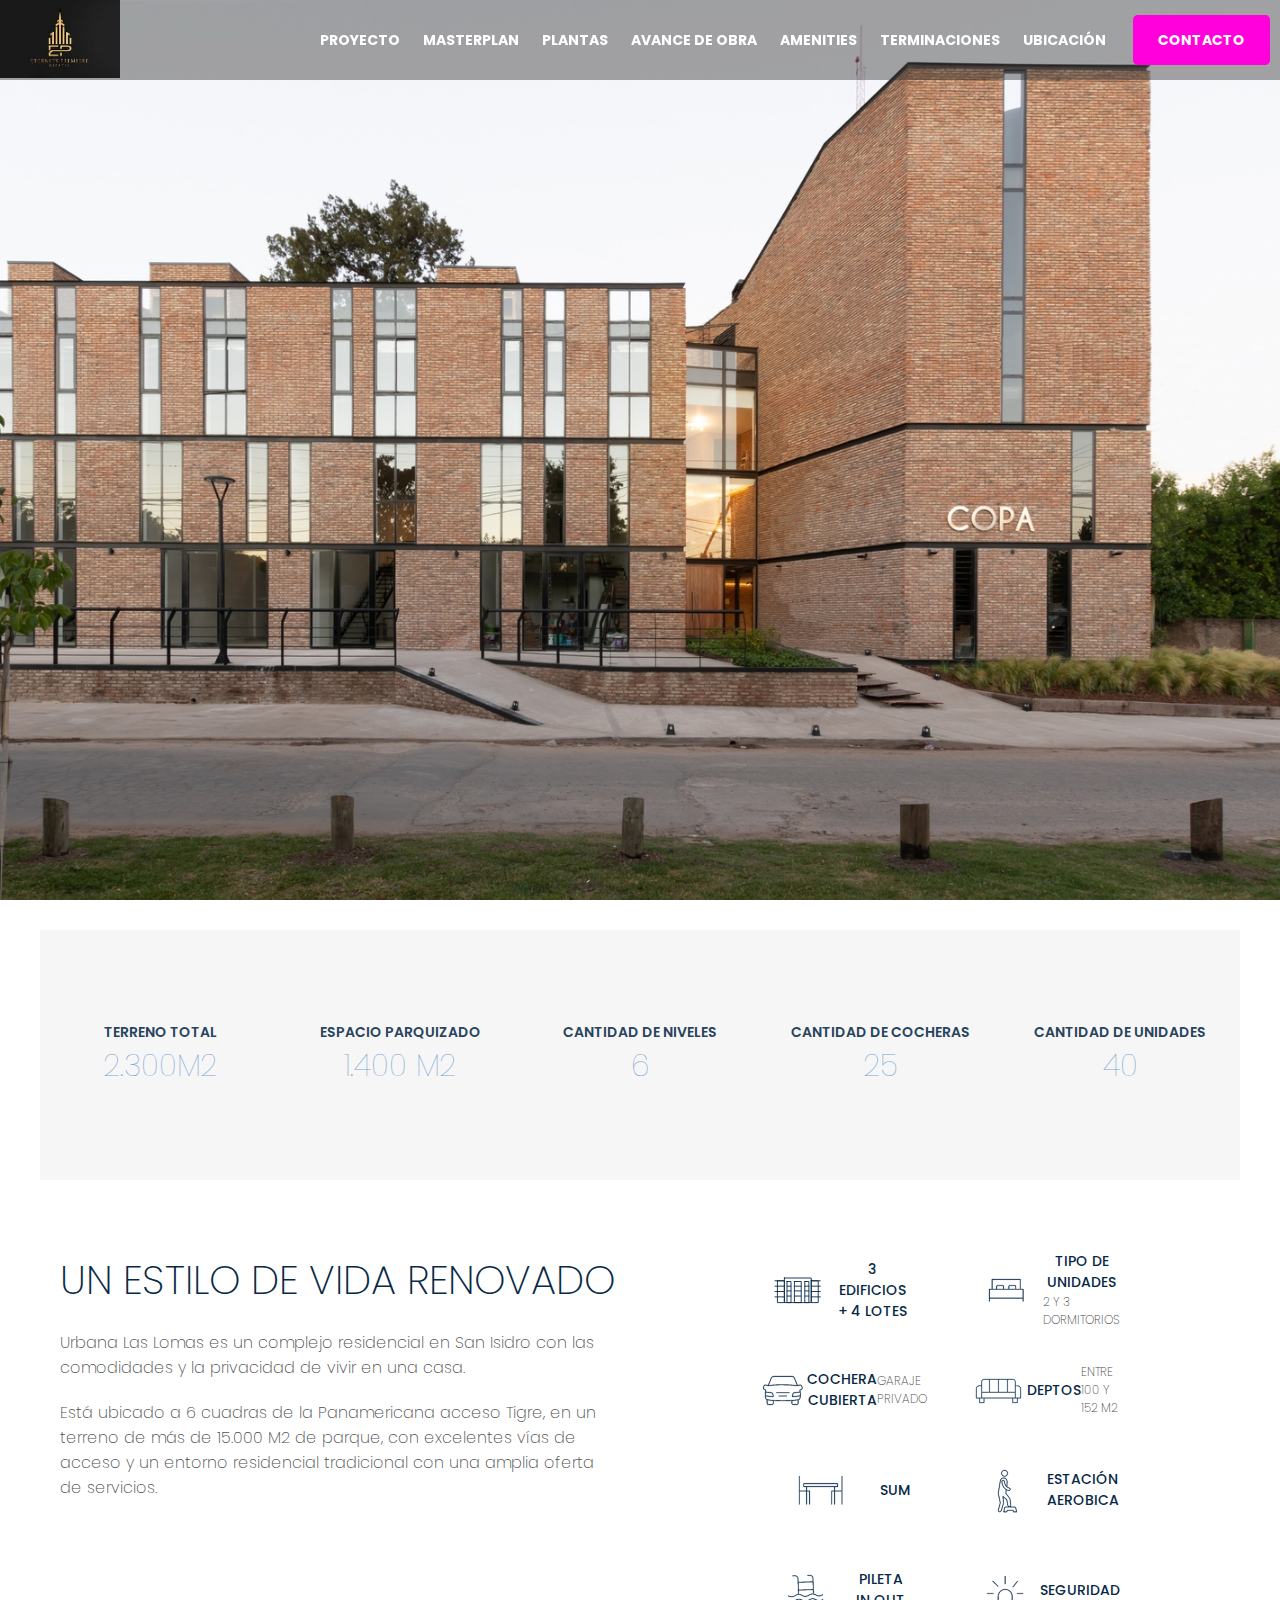
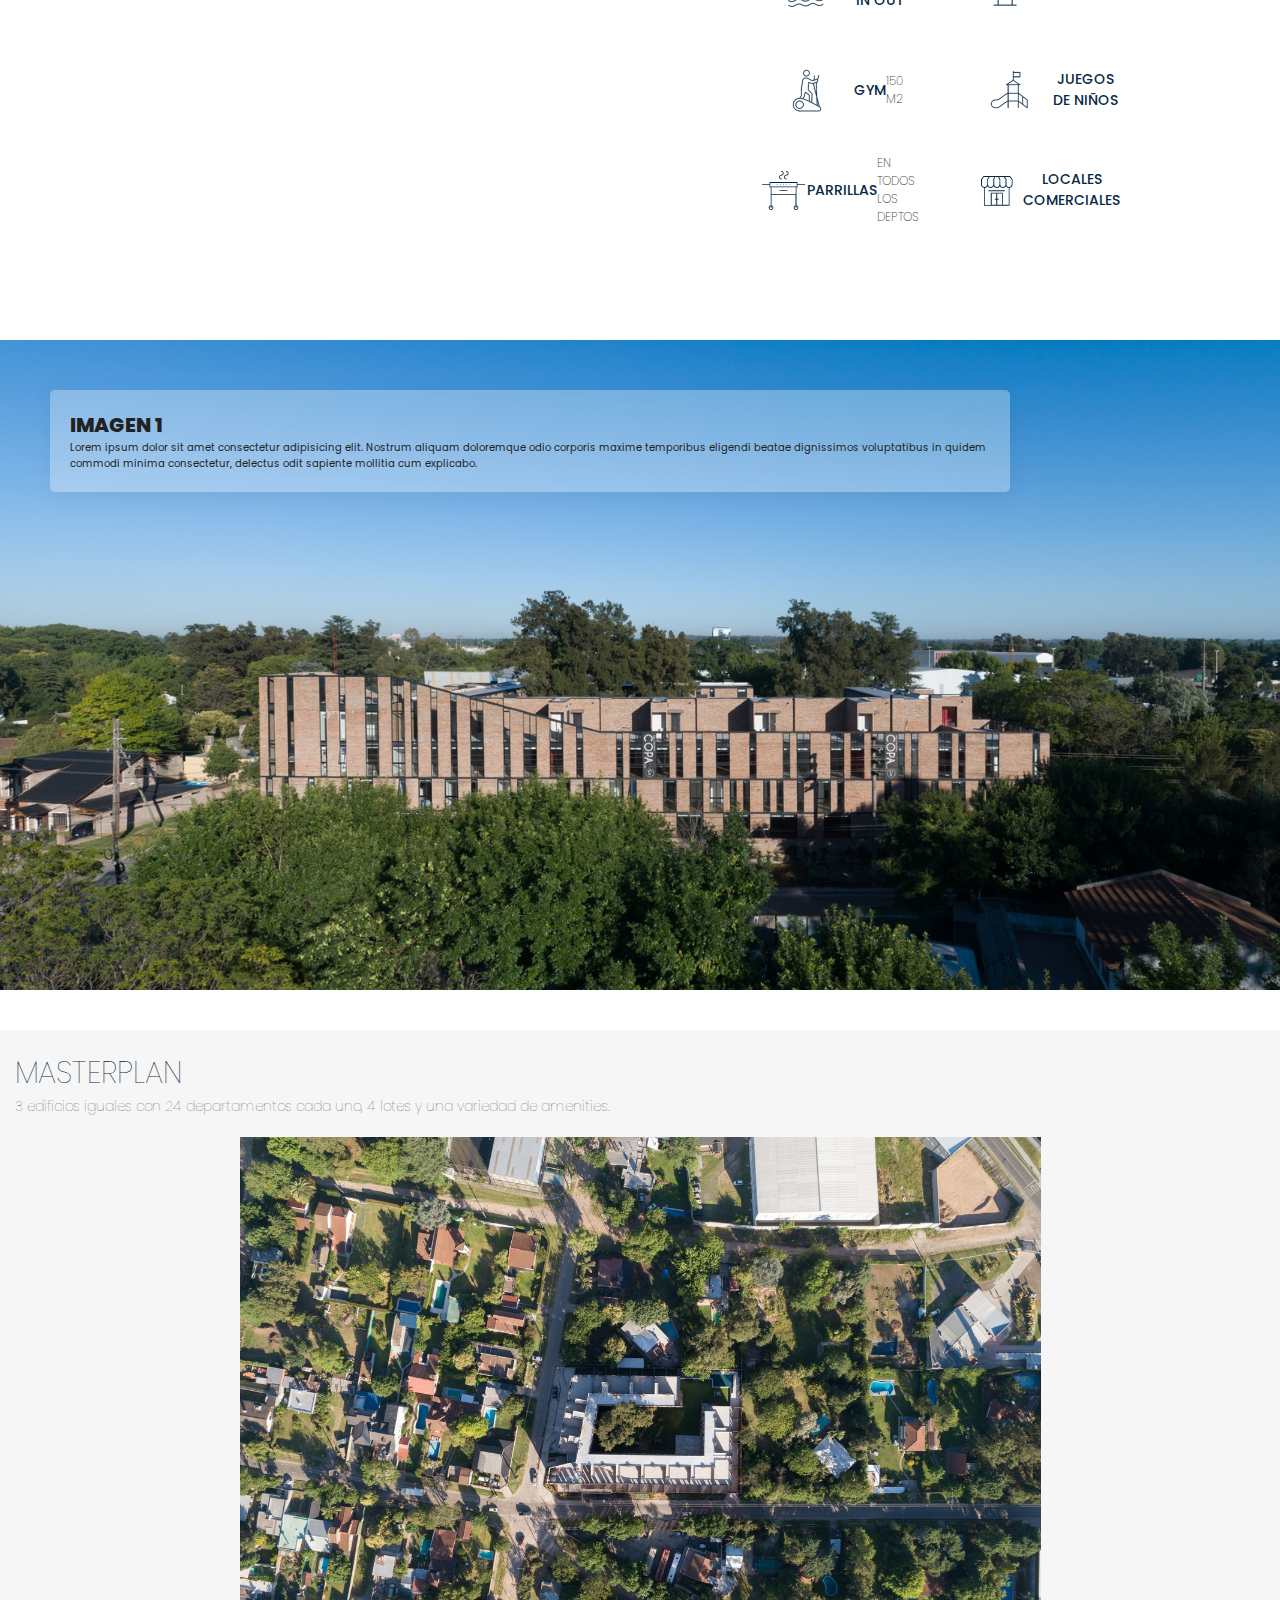
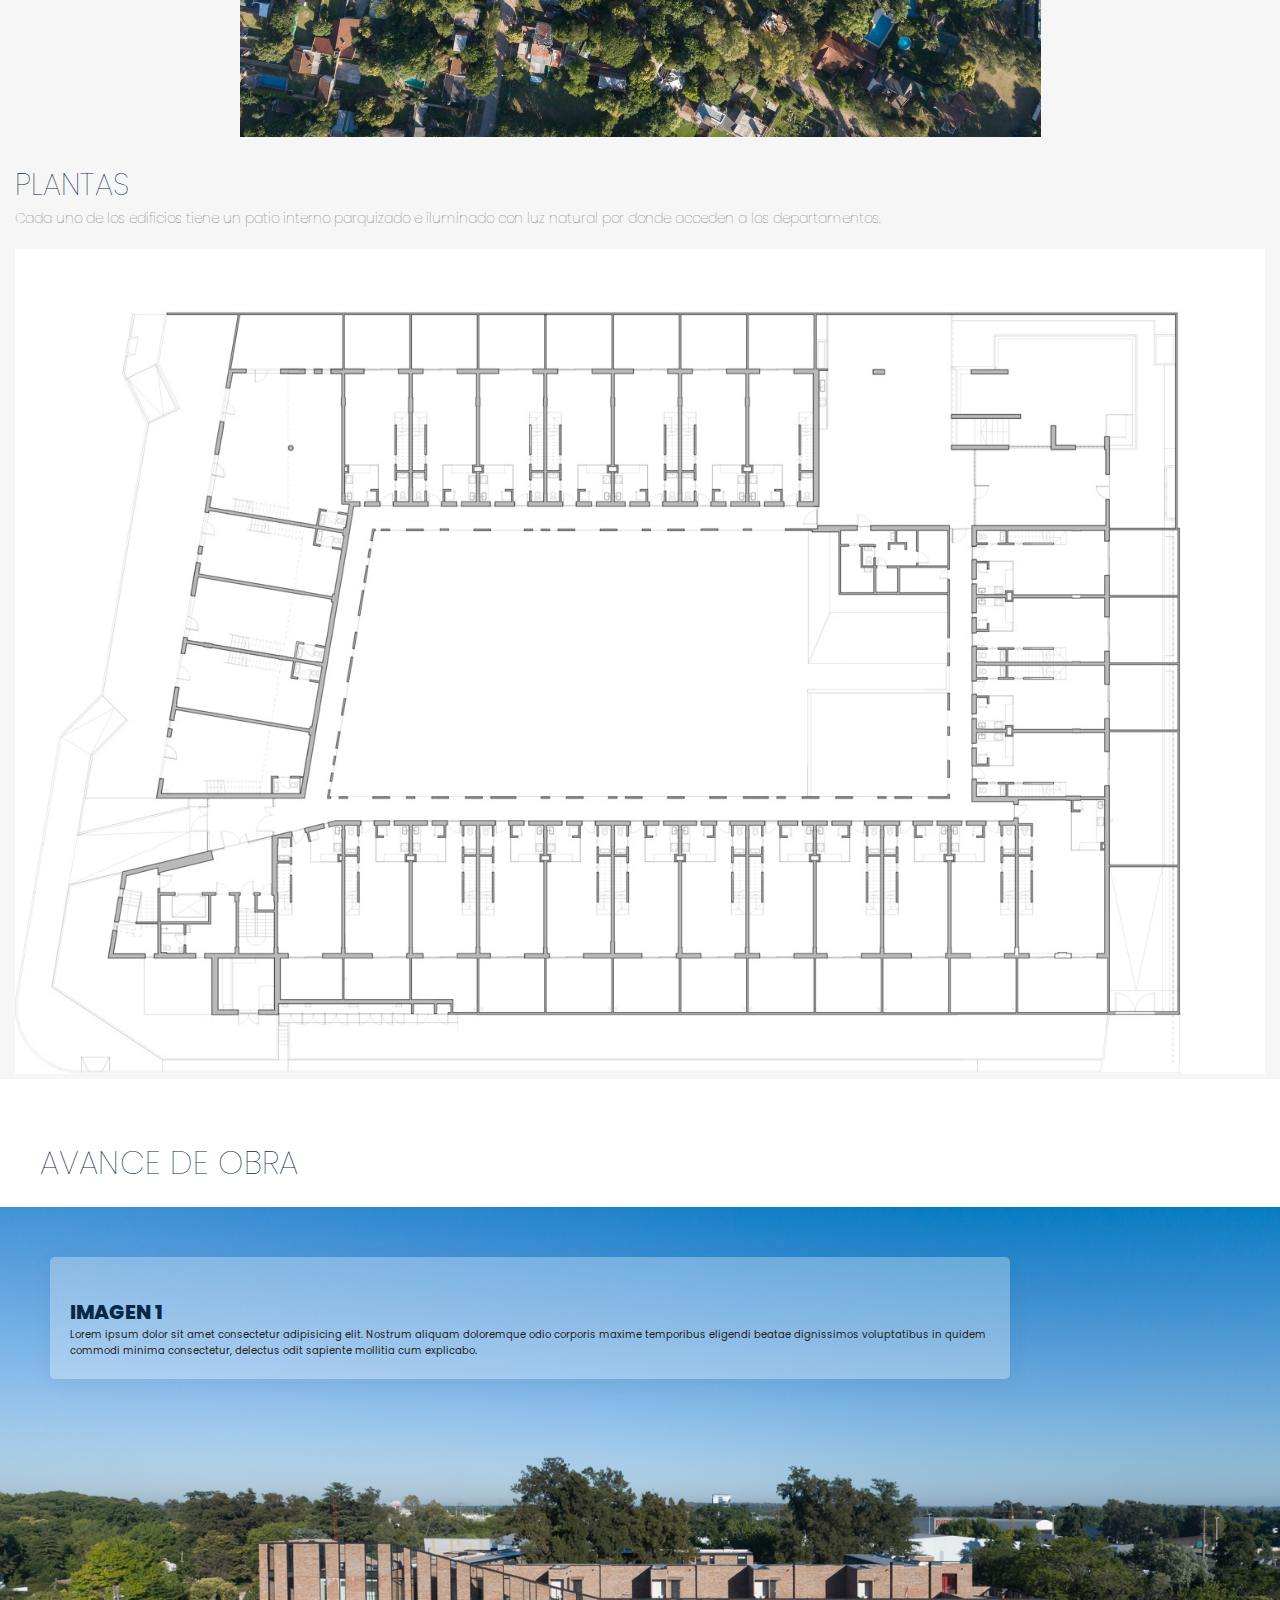
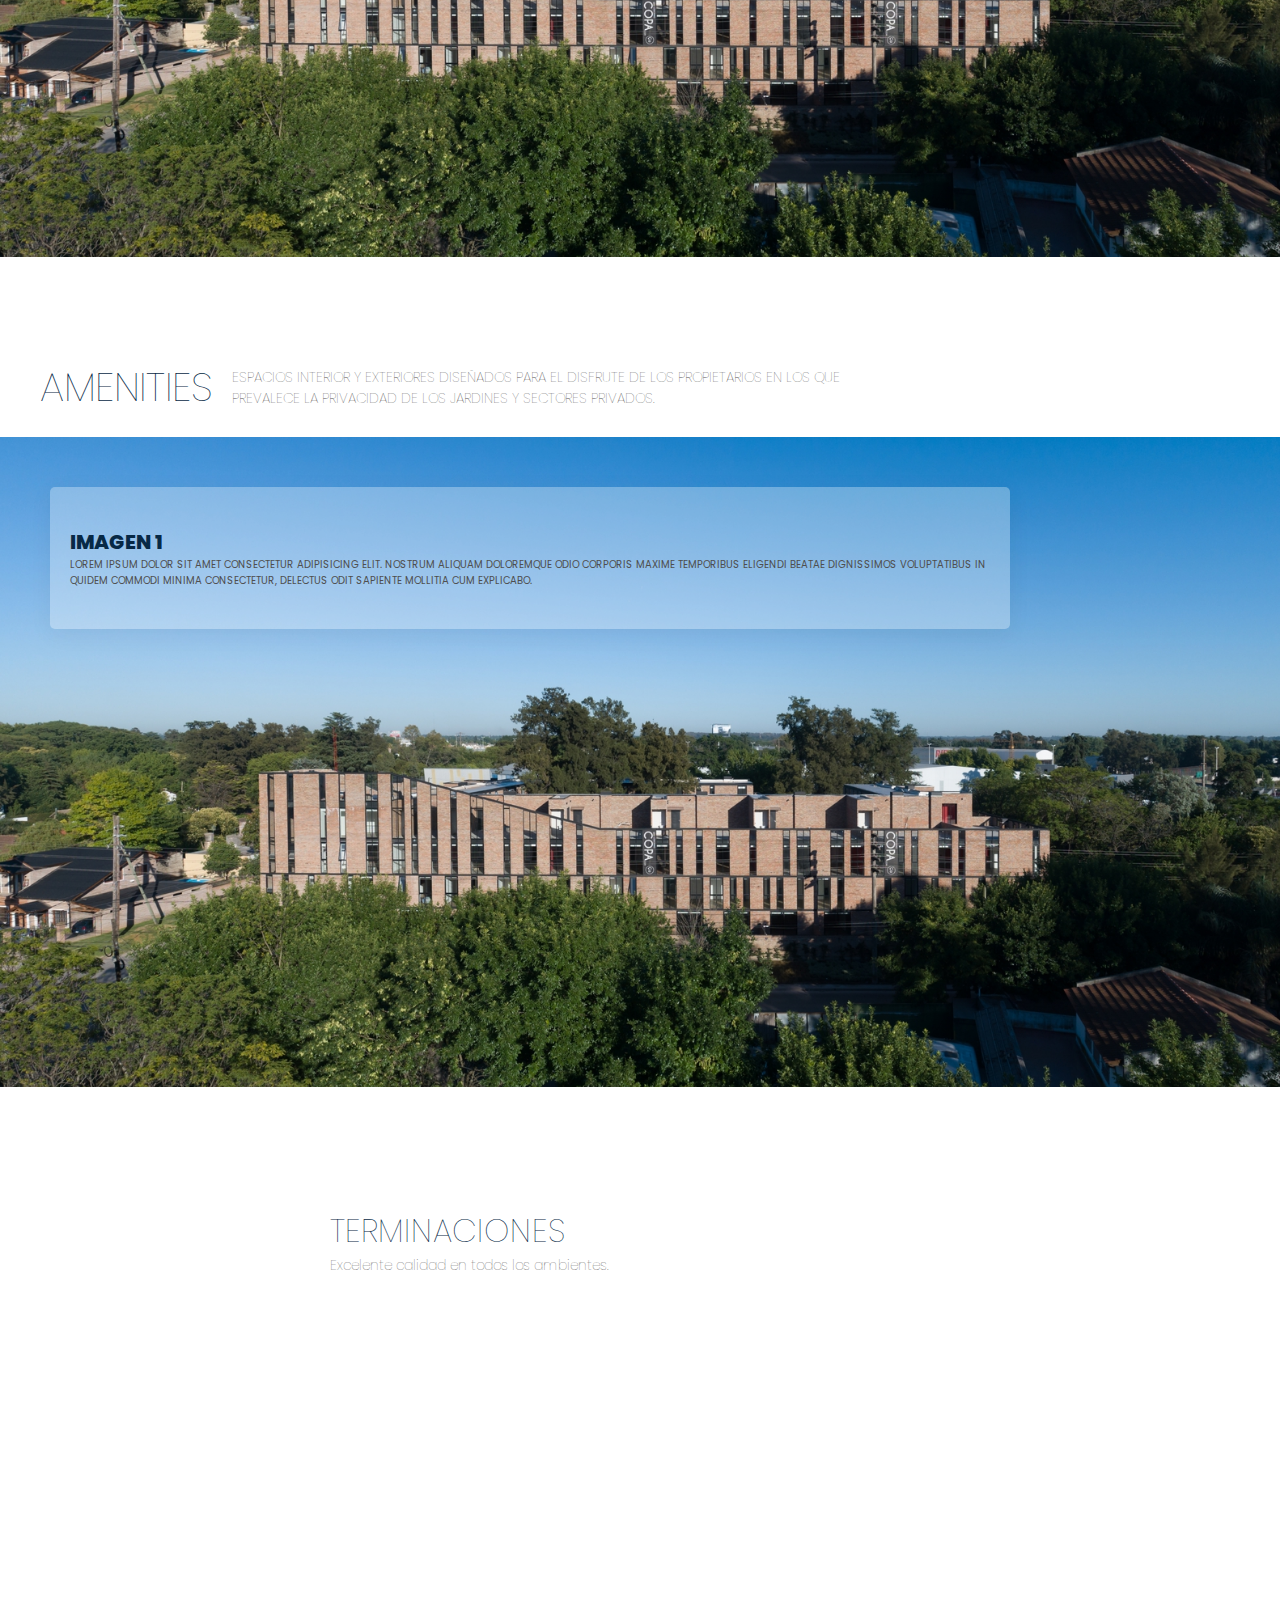
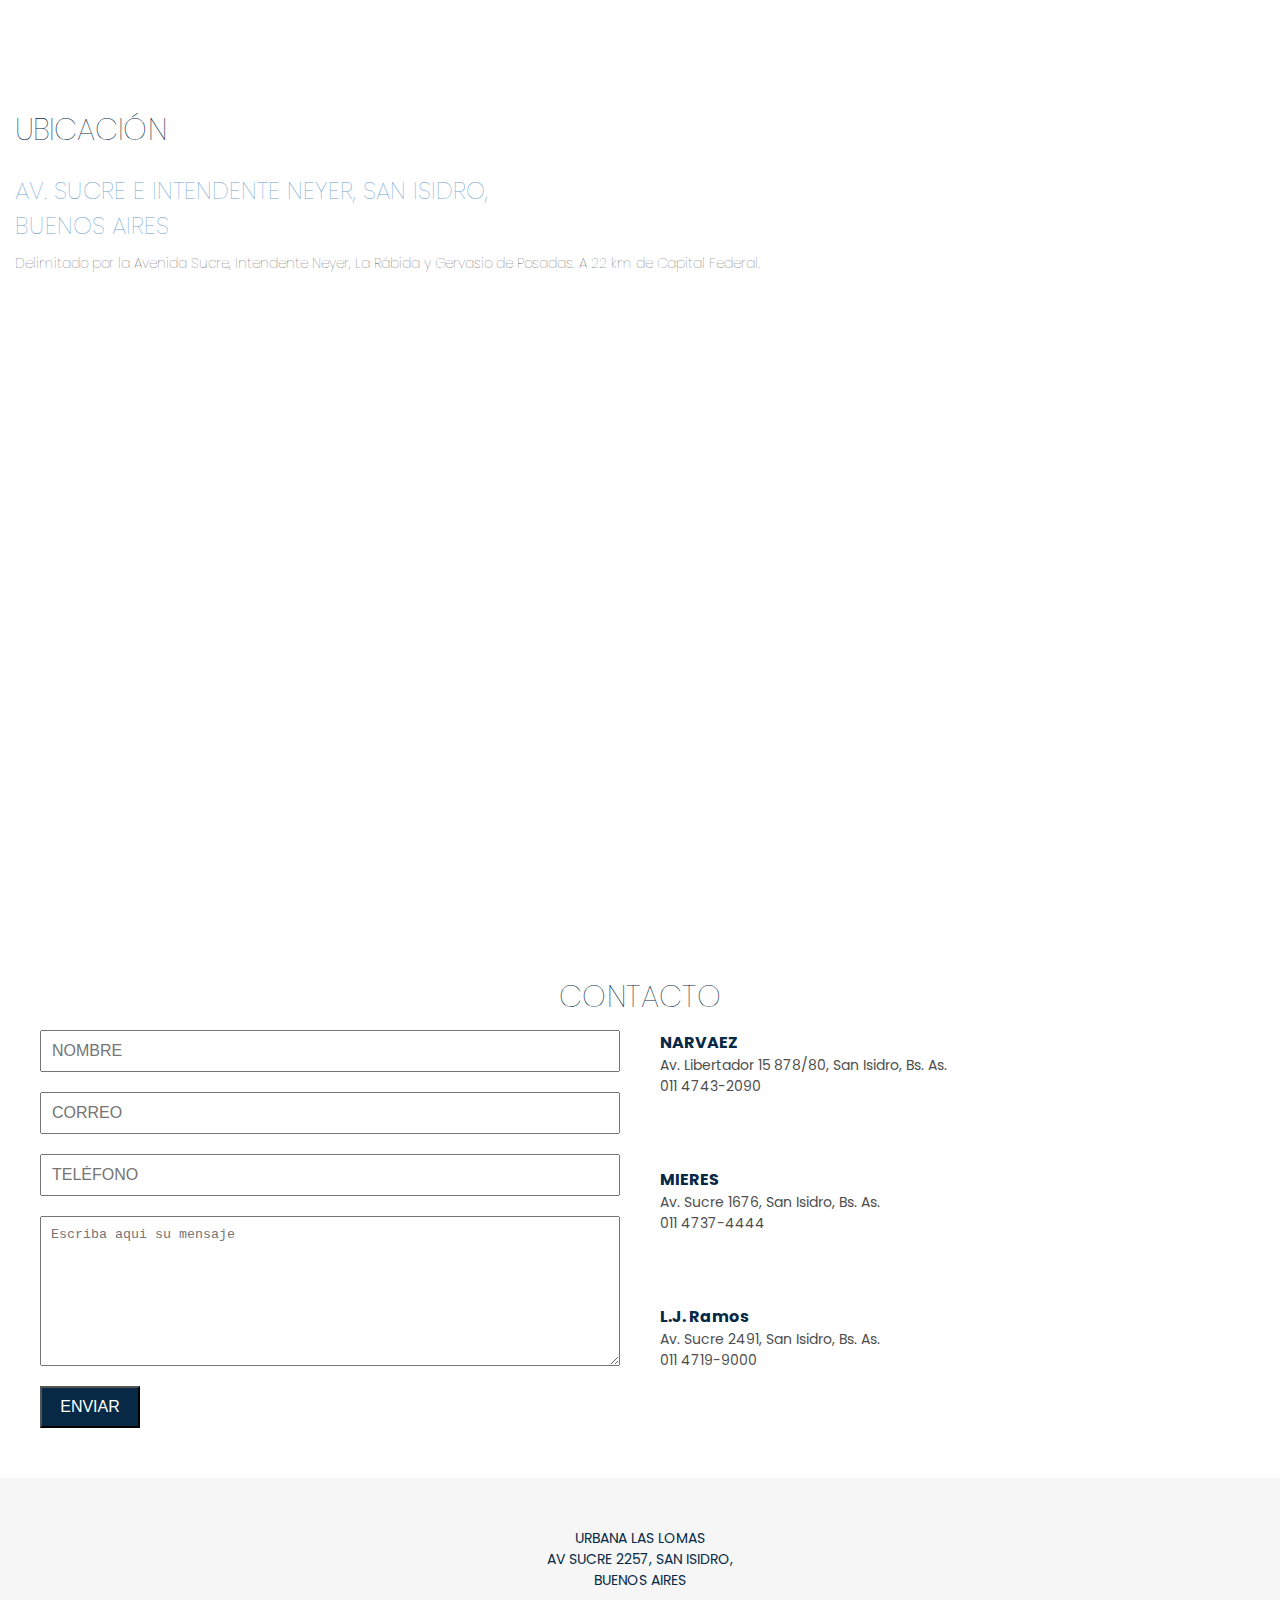
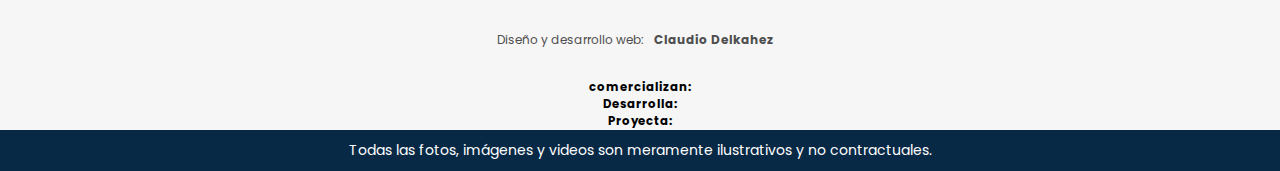
<file: index.html>
<!DOCTYPE html>
<html lang="es">
    <head>
        <meta charset="UTF-8" />
        <meta http-equiv="X-UA-Compatible" content="IE=edge" />
        <meta name="viewport" content="width=device-width, initial-scale=1.0" />
        <title>Desarrollo de Construcción</title>
        <!-- Stylesheet CSS -->
        <link rel="stylesheet" href="./CSS/style.css" />
        <!-- Flechas -->
        <link rel="stylesheet" href="https://cdnjs.cloudflare.com/ajax/libs/font-awesome/5.15.3/css/all.min.css">
        <!-- Google fonts -->
        <link rel="preconnect" href="https://fonts.googleapis.com" />
        <link rel="preconnect" href="https://fonts.gstatic.com" crossorigin />
        <link
            href="https://fonts.googleapis.com/css2?family=Poppins:wght@300;400;700&display=swap"
            rel="stylesheet"
        />

    </head>
      <header>
            <nav id="navbar">
                <div class="logo">
                    <img src="./imagenes/logo.jpeg" alt="logo">
                </div>
                <div class="navegacion">
                <a href="#Proyecto">Proyecto</a>
                <a href="#Masterplan">Masterplan</a>
                <a href="#Plantas">Plantas</a>
                <a href="#Avancedeobra">Avance de obra</a>
                <a href="#Amenities">Amenities</a>
                <a href="#Terminaciones">Terminaciones</a>
                <a href="#Ubicacion">Ubicación</a>
                <a href="#Contacto">Contacto</a>
                </div>
              <!-- Hamburger Menu -->
              <button type="button" class="hamburger" id="menu-btn">
                  <span class="hamburger-top"></span>
                  <span class="hamburger-middle"></span>
                  <span class="hamburger-botton"></span>
              </button>

            </nav>

            <!-- Mobile menu -->
            <div class="mobile-menu hidden" id="menu">
                <ul>
                   <li ><a href="#Proyecto" id="btn-mobile-menu">Proyecto</a></li>
                   <li><a href="#Masterplan" id="btn-mobile-menu1">Masterplan</a></li>
                   <li><a href="#Plantas" id="btn-mobile-menu2">Plantas</a></li>
                   <li><a href="#Avancedeobra" id="btn-mobile-menu3">Avance de obra</a></li>
                   <li><a href="#Amenities" id="btn-mobile-menu4">Amenities</a></li>
                   <li><a href="#Terminaciones" id="btn-mobile-menu5">Terminaciones</a></li>
                   <li><a href="#Ubicacion" id="btn-mobile-menu6">Ubicación</a></li>
                   <li><a href="#Contacto" id="btn-mobile-menu7">Contacto</a></li>
                </ul>
            </div>
            <!-- HERO IMG -->
            <div class="hero" id="Proyecto">
                <img
                    src="./imagenes/22122020-ca-arq-ph-g-viramonte-3110-editar-copy.jpg"
                    alt=""
                />
            </div>
        </header>
    <body>
      
        <!-- DETALLES DEL PROYECTO -->
        <section class="detalles-desarrollo">
            <div class="informacion-desarrollo">
                <h3>Terreno total</h3>
                <p>2.300m2</p>
            </div>
            <div class="informacion-desarrollo">
                <h3>Espacio Parquizado</h3>
                <p>1.400 m2</p>
            </div>
            <div class="informacion-desarrollo">
                <h3>Cantidad de niveles</h3>
                <p>6</p>
            </div>
            <div class="informacion-desarrollo">
                <h3>Cantidad de cocheras</h3>
                <p>25</p>
            </div>
            <div class="informacion-desarrollo">
                <h3>Cantidad de unidades</h3>
                <p>40</p>
            </div>
        </section>
        <!-- MEMORIA DE PROYECTO -->
        <section class="memoria-proyecto">
            <div class="descripcion-proyecto">
                <h2>Un estilo de vida renovado</h2>
                <p>
                    Urbana Las Lomas es un complejo residencial en San Isidro
                    con las comodidades y la privacidad de vivir en una casa.
                </p>
                <p>
                    Está ubicado a 6 cuadras de la Panamericana acceso Tigre, en
                    un terreno de más de 15.000 M2 de parque, con excelentes
                    vías de acceso y un entorno residencial tradicional con una
                    amplia oferta de servicios.
                </p>
            </div>
            <div class="iconos-proyecto">
                <div class="contenedor-iconos">
                    <div class="contenedor-iconos_img">
                        <img src="./imagenes/icon-edificio.png" alt="" />
                    </div>
                    <div class="contenedor-iconos_txt">
                        <h3>3 Edificios + 4 Lotes</h3>
                    </div>
                </div>
                <div class="contenedor-iconos">
                    <div class="contenedor-iconos_img">
                        <img src="./imagenes/icon-bed.png" alt="" />
                    </div>
                    <div class="contenedor-iconos_txt">
                        <h3>tipo de unidades</h3>
                        <p>2 Y 3 DORMITORIOS</p>
                    </div>
                </div>
                <div class="contenedor-iconos">
                    <div class="contenedor-iconos_img">
                        <img src="./imagenes/icon-cpchera.png" alt="" />
                    </div>
                    <h3>cochera cubierta</h3>
                    <p>garaje privado</p>
                </div>
                <div class="contenedor-iconos">
                    <div class="contenedor-iconos_img">
                        <img src="./imagenes/icon-sofa.png" alt="" />
                    </div>
                    <h3>deptos</h3>
                    <p>entre 100 y 152 m2</p>
                </div>
                <div class="contenedor-iconos">
                    <div class="contenedor-iconos_img">
                        <img src="./imagenes/icon-sum.png" alt="" />
                    </div>
                    <h3>sum</h3>
                </div>
                <div class="contenedor-iconos">
                    <div class="contenedor-iconos_img">
                        <img src="./imagenes/icon-aerobic.png" alt="" />
                    </div>
                    <h3>estación aerobica</h3>
                </div>
                <div class="contenedor-iconos">
                    <div class="contenedor-iconos_img">
                        <img src="./imagenes/icon-pileta.png" alt="" />
                    </div>
                    <h3>Pileta in out</h3>
                </div>
                <div class="contenedor-iconos">
                    <div class="contenedor-iconos_img">
                        <img src="./imagenes/icon-seguridad.png" alt="" />
                    </div>
                    <h3>Seguridad</h3>
                </div>
                <div class="contenedor-iconos">
                    <div class="contenedor-iconos_img">
                        <img src="./imagenes/icon-gym.png" alt="" />
                    </div>
                    <h3>gym</h3>
                    <p>150 m2</p>
                </div>
                <div class="contenedor-iconos">
                    <div class="contenedor-iconos_img">
                        <img src="./imagenes/icon-juegos.png" alt="" />
                    </div>
                    <h3>juegos de niños</h3>
                </div>
                <div class="contenedor-iconos">
                    <div class="contenedor-iconos_img">
                        <img src="./imagenes/icon-parrilla.png" alt="" />
                    </div>
                    <h3>Parrillas</h3>
                    <p>en todos los deptos</p>
                </div>
                <div class="contenedor-iconos">
                    <div class="contenedor-iconos_img">
                        <img src="./imagenes/icon-locales.png" alt="" />
                    </div>
                    <h3>locales comerciales</h3>
                </div>
            </div>
        </section>
        <!-- SLIDER FOTOS -->
        <section class="slider-fotos">
            <div class="slider">
                <!-- Slides -->
                <div class="slide active">
                    <img src="./imagenes/img1.jpg" alt="" />
                    <div class="info">
                        <h2>IMAGEN 1</h2>
                        <p>
                            Lorem ipsum dolor sit amet consectetur adipisicing elit.
                            Nostrum aliquam doloremque odio corporis maxime
                            temporibus eligendi beatae dignissimos voluptatibus in
                            quidem commodi minima consectetur, delectus odit
                            sapiente mollitia cum explicabo.
                        </p>
                    </div>
                </div>
                <div class="slide">
                    <img src="./imagenes/img2.jpg" alt="" />
                    <div class="info">
                        <h2>IMAGEN 2</h2>
                        <p>
                            Lorem ipsum dolor sit amet consectetur adipisicing elit.
                            Nostrum aliquam doloremque odio corporis maxime
                            temporibus eligendi beatae dignissimos voluptatibus in
                            quidem commodi minima consectetur, delectus odit
                            sapiente mollitia cum explicabo.
                        </p>
                    </div>
                </div>
                <div class="slide">
                    <img src="./imagenes/img3.jpg" alt="" />
                    <div class="info">
                        <h2>IMAGEN 3</h2>
                        <p>
                            Lorem ipsum dolor sit amet consectetur adipisicing elit.
                            Nostrum aliquam doloremque odio corporis maxime
                            temporibus eligendi beatae dignissimos voluptatibus in
                            quidem commodi minima consectetur, delectus odit
                            sapiente mollitia cum explicabo.
                        </p>
                    </div>
                </div>
                <div class="slide">
                    <img src="./imagenes/img4.jpg" alt="" />
                    <div class="info">
                        <h2>IMAGEN 4</h2>
                        <p>
                            Lorem ipsum dolor sit amet consectetur adipisicing elit.
                            Nostrum aliquam doloremque odio corporis maxime
                            temporibus eligendi beatae dignissimos voluptatibus in
                            quidem commodi minima consectetur, delectus odit
                            sapiente mollitia cum explicabo.
                        </p>
                    </div>
                </div>
                <div class="slide">
                    <img src="./imagenes/img5.jpg" alt="" />
                    <div class="info">
                        <h2>IMAGEN 5</h2>
                        <p>
                            Lorem ipsum dolor sit amet consectetur adipisicing elit.
                            Nostrum aliquam doloremque odio corporis maxime
                            temporibus eligendi beatae dignissimos voluptatibus in
                            quidem commodi minima consectetur, delectus odit
                            sapiente mollitia cum explicabo.
                        </p>
                    </div>
                </div>
                <!-- Navegacion -->
                <div class="navigation">
                    <!-- botones prev & next -->
                    <i class="fas fa-chevron-left prev-btn"></i>
                    <i class="fas fa-chevron-right next-btn"></i>
                </div>
                <!-- botones para los slides -->
            </div>
        </section>
        <!-- MASTERPLAN -->
        <section class="masterplan" id="Masterplan">
            <h2>MASTERPLAN</h2>
            <p>
                3 edificios iguales con 24 departamentos cada uno, 4 lotes y una
                variedad de amenities.
            </p>
            <div class="masterplan-container">
                <img src="./imagenes/vistaaerea.jpg" alt="" />
            </div>
        </section>
        <!-- PLANTAS -->
        <section class="plantas" id="Plantas">
            <h2>PLANTAS</h2>
            <p>
                Cada uno de los edificios tiene un patio interno parquizado e
                iluminado con luz natural por donde acceden a los departamentos.
            </p>
            <div class="plantas-container">
                <img src="./imagenes/plantas.jpg" alt="" />
            </div>
        </section>
        <!-- AVANCE DE OBRA -->
        <section class="avance-de_obra" id="Avancedeobra">
            <div class="avance-de_obra-descripcion">
                <h2>Avance de obra</h2>
            </div>
            <div class="slider-obra">
                <div class="slider">
                    <!-- Slides -->
                    <div class="slide active">
                        <img src="./imagenes/img1.jpg" alt="" />
                        <div class="info">
                            <h2>IMAGEN 1</h2>
                            <p>
                                Lorem ipsum dolor sit amet consectetur adipisicing elit.
                                Nostrum aliquam doloremque odio corporis maxime
                                temporibus eligendi beatae dignissimos voluptatibus in
                                quidem commodi minima consectetur, delectus odit
                                sapiente mollitia cum explicabo.
                            </p>
                        </div>
                    </div>
                    <div class="slide">
                        <img src="./imagenes/img2.jpg" alt="" />
                        <div class="info">
                            <h2>IMAGEN 2</h2>
                            <p>
                                Lorem ipsum dolor sit amet consectetur adipisicing elit.
                                Nostrum aliquam doloremque odio corporis maxime
                                temporibus eligendi beatae dignissimos voluptatibus in
                                quidem commodi minima consectetur, delectus odit
                                sapiente mollitia cum explicabo.
                            </p>
                        </div>
                    </div>
                    <div class="slide">
                        <img src="./imagenes/img3.jpg" alt="" />
                        <div class="info">
                            <h2>IMAGEN 3</h2>
                            <p>
                                Lorem ipsum dolor sit amet consectetur adipisicing elit.
                                Nostrum aliquam doloremque odio corporis maxime
                                temporibus eligendi beatae dignissimos voluptatibus in
                                quidem commodi minima consectetur, delectus odit
                                sapiente mollitia cum explicabo.
                            </p>
                        </div>
                    </div>
                    <div class="slide">
                        <img src="./imagenes/img4.jpg" alt="" />
                        <div class="info">
                            <h2>IMAGEN 4</h2>
                            <p>
                                Lorem ipsum dolor sit amet consectetur adipisicing elit.
                                Nostrum aliquam doloremque odio corporis maxime
                                temporibus eligendi beatae dignissimos voluptatibus in
                                quidem commodi minima consectetur, delectus odit
                                sapiente mollitia cum explicabo.
                            </p>
                        </div>
                    </div>
                    <div class="slide">
                        <img src="./imagenes/img5.jpg" alt="" />
                        <div class="info">
                            <h2>IMAGEN 5</h2>
                            <p>
                                Lorem ipsum dolor sit amet consectetur adipisicing elit.
                                Nostrum aliquam doloremque odio corporis maxime
                                temporibus eligendi beatae dignissimos voluptatibus in
                                quidem commodi minima consectetur, delectus odit
                                sapiente mollitia cum explicabo.
                            </p>
                        </div>
                    </div>
                    <!-- Navegacion -->
                    <div class="navigation">
                        <!-- botones prev & next -->
                        <i class="fas fa-chevron-left prev-btn"></i>
                        <i class="fas fa-chevron-right next-btn"></i>
                    </div>
                    <!-- botones para los slides -->
                </div>
            </div>

        </section>
        <!-- AMENITIES -->
        <section class="amenities" id="Amenities">
            <div class="amenities-descripcion">
                <h2>Amenities</h2>
                <p>
                Espacios interior y exteriores diseñados para el disfrute de los
                propietarios en los que prevalece la privacidad de los jardines
                y sectores privados.
                </p>
            </div>

            <div class="slider-amenities">
                <div class="slider">
                      <!-- Slides -->
                     <div class="slide active">
                         <img src="./imagenes/img1.jpg" alt="" />
                        <div class="info">
                        <h2>IMAGEN 1</h2>
                        <p>
                            Lorem ipsum dolor sit amet consectetur adipisicing elit.
                            Nostrum aliquam doloremque odio corporis maxime
                            temporibus eligendi beatae dignissimos voluptatibus in
                            quidem commodi minima consectetur, delectus odit
                            sapiente mollitia cum explicabo.
                        </p>
                    </div>
                </div>
                <div class="slide">
                    <img src="./imagenes/img2.jpg" alt="" />
                    <div class="info">
                        <h2>IMAGEN 2</h2>
                        <p>
                            Lorem ipsum dolor sit amet consectetur adipisicing elit.
                            Nostrum aliquam doloremque odio corporis maxime
                            temporibus eligendi beatae dignissimos voluptatibus in
                            quidem commodi minima consectetur, delectus odit
                            sapiente mollitia cum explicabo.
                        </p>
                    </div>
                </div>
                <div class="slide">
                    <img src="./imagenes/img3.jpg" alt="" />
                    <div class="info">
                        <h2>IMAGEN 3</h2>
                        <p>
                            Lorem ipsum dolor sit amet consectetur adipisicing elit.
                            Nostrum aliquam doloremque odio corporis maxime
                            temporibus eligendi beatae dignissimos voluptatibus in
                            quidem commodi minima consectetur, delectus odit
                            sapiente mollitia cum explicabo.
                        </p>
                    </div>
                </div>
                <div class="slide">
                    <img src="./imagenes/img4.jpg" alt="" />
                    <div class="info">
                        <h2>IMAGEN 4</h2>
                        <p>
                            Lorem ipsum dolor sit amet consectetur adipisicing elit.
                            Nostrum aliquam doloremque odio corporis maxime
                            temporibus eligendi beatae dignissimos voluptatibus in
                            quidem commodi minima consectetur, delectus odit
                            sapiente mollitia cum explicabo.
                        </p>
                    </div>
                </div>
                <div class="slide">
                    <img src="./imagenes/img5.jpg" alt="" />
                    <div class="info">
                        <h2>IMAGEN 5</h2>
                        <p>
                            Lorem ipsum dolor sit amet consectetur adipisicing elit.
                            Nostrum aliquam doloremque odio corporis maxime
                            temporibus eligendi beatae dignissimos voluptatibus in
                            quidem commodi minima consectetur, delectus odit
                            sapiente mollitia cum explicabo.
                        </p>
                    </div>
                </div>
                <!-- Navegacion -->
                <div class="navigation">
                    <!-- botones prev & next -->
                    <i class="fas fa-chevron-left prev-btn"></i>
                    <i class="fas fa-chevron-right next-btn"></i>
                </div>
                <!-- botones para los slides -->

            </div>
        </section>
        <!-- TERMINACIONES -->
        <section class="slider-terminaciones" id="Terminaciones">
            <h2>Terminaciones</h2>
            <p>
                Excelente calidad en todos los ambientes.
            </p>
        </section>
        <!-- UBICACIÓN -->
        <section class="ubicacion" id="Ubicacion">
            <h2 class="ubicacion-titulo">Ubicación</h2>
            <p class="ubicacion-direccion">
                Av. Sucre e Intendente Neyer, San Isidro,<br />
                Buenos Aires
            </p>

            <p class="ubicacion-descripcion">
                Delimitado por la Avenida Sucre, Intendente Neyer, La Rábida y
                Gervasio de Posadas. A 22 km de Capital Federal.
            </p>

            <div class="ubicacion-mapa">
                <iframe
                    src="https://www.google.com/maps/embed?pb=!1m14!1m12!1m3!1d1897.2965308307776!2d-58.62626643515742!3d-34.59508918523322!2m3!1f0!2f0!3f0!3m2!1i1024!2i768!4f13.1!5e0!3m2!1sen!2sar!4v1636306010623!5m2!1sen!2sar"
                    class="ubicacion-mapa-map"
                    width="100%"
                    height="100%"
                    style="border: 0"
                    allowfullscreen="no"
                    loading="lazy"
                ></iframe>
            </div>
        </section>
        <!-- CONTACTO -->
        <section class="contacto" id="Contacto">
            <h2>Contacto</h2>

            <div class="contacto-contenedor">
                <form action="enviar.php" method="post">
                    <input
                        type="text"
                        name="nombre"
                        placeholder="Nombre"
                        required
                    />
                    <input
                        type="email"
                        name="correo"
                        placeholder="Correo"
                        required
                    />
    
                    <input
                        type="number"
                        name="telefono"
                        placeholder="Teléfono"
                        required
                    />
                    <textarea
                        name="mensaje"
                        placeholder="Escriba aqui su mensaje"
                        required
                    ></textarea>
                    <input type="submit" value="ENVIAR" id="boton" />
                </form>
    
                <div class="contacto-vendedores">
                    <div class="vendedores">
                        <h3>NARVAEZ</h3>
                        <p>Av. Libertador 15 878/80, San Isidro, Bs. As. <br>011 4743-2090</p>
                    </div>
                    <div class="vendedores">
                        <h3>MIERES</h3>
                        <p>Av. Sucre 1676, San Isidro, Bs. As. <br>011 4737-4444 </p>
                    </div>
                    <div class="vendedores">
                        <h3>L.J. Ramos</h3>
                        <p>Av. Sucre 2491, San Isidro, Bs. As. <br>011 4719-9000</p>
                    </div>
                </div>
            </div>
            
        </section>
        <!-- FOOTER -->
        <footer>
            <div class="direccion">
                <p>
                    Urbana Las Lomas <br />
                    Av Sucre 2257, San Isidro,<br />
                    Buenos Aires
                </p>
            </div>

            <div class="creditos">
                <p>Diseño y desarrollo web:<a href="#">Claudio Delkahez</a></p>
            </div>

            <div class="comercializan">
                <h3>comercializan:</h3>
            </div>
            <div class="desarrolladores">
                <h3>Desarrolla:</h3>
            </div>
            <div class="proyecta">
                <h3>Proyecta:</h3>
            </div>
            <div class="redes-sociales"></div>
            <div class="disclaimer">
                <p>
                    Todas las fotos, imágenes y videos son meramente
                    ilustrativos y no contractuales.
                </p>
            </div>
        </footer>
  
    <script src="./js/menu.js"></script>
    <script src="./js/hamburger.js"></script>

    </body>
</html>
</file>
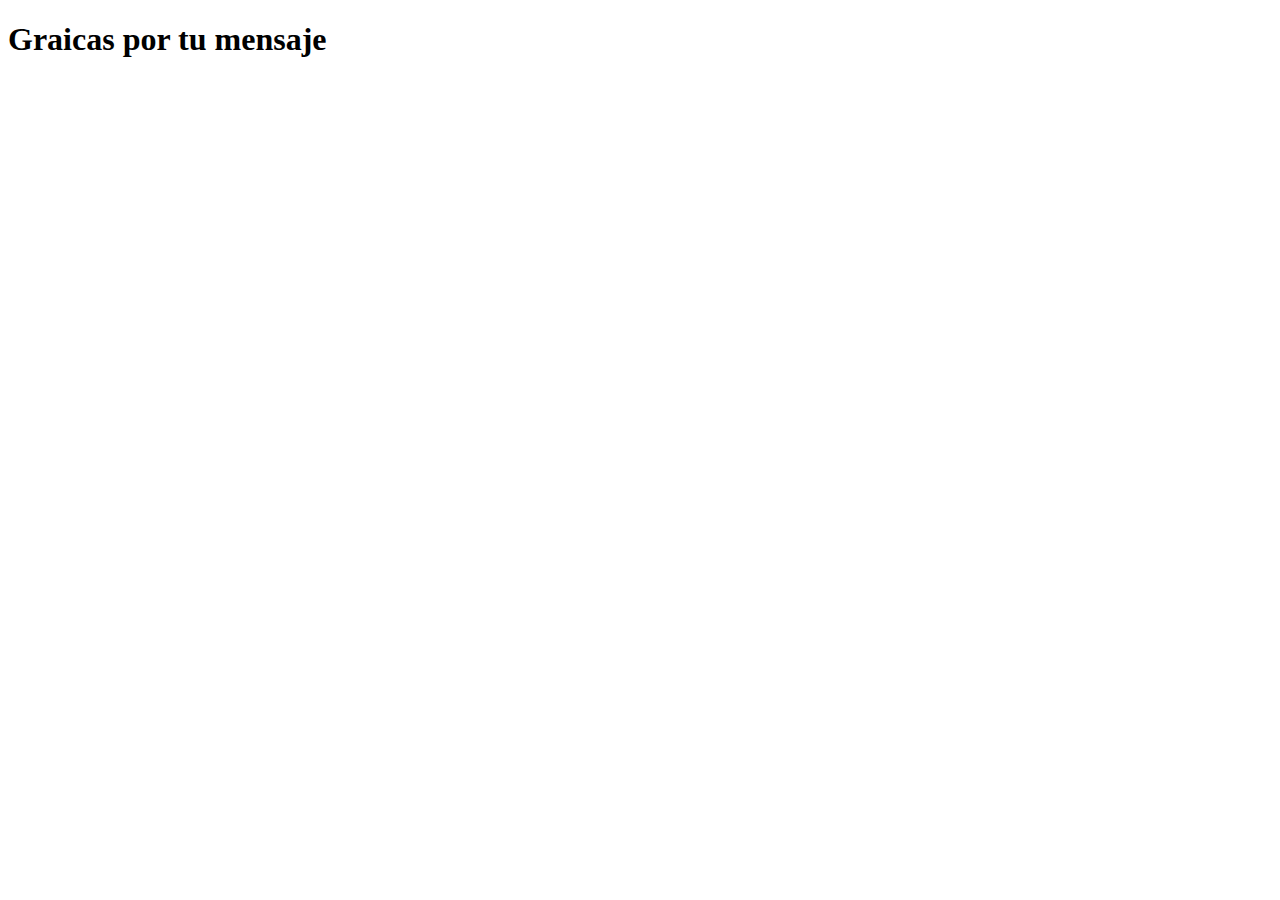
<file: gracias.html>
<!DOCTYPE html>
<html lang="en">
<head>
    <meta charset="UTF-8">
    <meta http-equiv="X-UA-Compatible" content="IE=edge">
    <meta name="viewport" content="width=device-width, initial-scale=1.0">
    <title>Gracias</title>
</head>
<body>
    <h1>Graicas por tu mensaje</h1>
</body>
</html>
</file>
<file: CSS/style.css>
*,
*:before,
*:after {
    margin: 0;
    padding: 0;
    box-sizing: border-box;
}
html {
    font-size: 62.5%;
    scroll-behavior: smooth;
}
body {
    overflow-x: hidden;
    display: flex;
    flex-direction: column;
    align-items: center;
    font-family: "Poppins", sans-serif;
}
/* <!-- Cabecera  --> */

header {
    height: 100vh;
    width: 100%;
    z-index: 999;
    margin-bottom: 100px;
}

nav {
    background: rgba(46, 46, 46, 0.424);
    width: 100%;
    height: 80px;
    display: flex;
    justify-content: space-between;
    align-items: center;
    position: fixed;
    top: 0%;
    transition: 0.5s;
}

.navegacion {
    position: absolute;
    right: 10px;
    display: block;
}
/* Boton contacto */
.navegacion a:last-child {
    margin-left: 1em;
    padding: 1em 1.7em;
    border: 1px solid rgb(255, 0, 221);
    border-radius: 5px;
    color: #fff;
    background: rgb(255, 0, 221);
    font-weight: bold;
    transition: 0.2s ease-in;
}
.navegacion a:last-child:hover {
    border-radius: 5px;
    background: rgb(255, 255, 255);
    color: rgb(255, 0, 221);
}
.navegacion a:last-child:after {
    position: absolute;
    background-color: transparent;
}
/* Boton contacto */

.logo img {
    width: 100%;
    height: 80px;
}

a {
    position: relative;
    text-decoration: none;
    text-transform: uppercase;
    font-family: "Poppins", sans-serif;
    color: rgb(255, 255, 255);

    font-weight: bold;
    font-size: 1.4rem;
    padding: 0 10px;
}

a:after {
    content: "";
    position: absolute;
    background-color: rgb(255, 0, 195);
    height: 3.5px;
    width: 0;
    left: 0;
    bottom: -10px;
    transition: 0.5s;
}

a:hover:after {
    width: 100%;
}
a:hover {
    color: rgb(104, 104, 104);
}

.hero {
    width: 100%;
}
.hero img {
    width: 100vw;
    height: 100vh;

    object-fit: cover;
    object-position: center;
}

/* <!-- Cabecera  --> */

.detalles-desarrollo {
    display: flex;
    justify-content: space-around;
    align-items: center;
    flex-wrap: wrap;
    width: 100%;
    min-height: 250px;
    background-color: #f6f6f6;
}

.informacion-desarrollo {
    justify-content: center;
    align-items: center;
    padding: 2rem;
    min-width: 220px;
    height: 22 0px;
}
.informacion-desarrollo h3 {
    text-transform: uppercase;
    text-align: center;
    font-size: 1.4rem;
    font-weight: 600;
    color: #27445d;
}
.informacion-desarrollo p {
    text-align: center;
    font-size: 3rem;
    text-transform: uppercase;
    color: #77a4d3;
    font-weight: 100;
}
/* <--MEMORIA PROYECTO -->*/

.memoria-proyecto {
    width: 100%;
    display: flex;
    flex-wrap: wrap;
}

.descripcion-proyecto {
    flex-direction: column;
    height: 100%;
    min-width: 50%;
    padding: 3rem 2rem 3rem 2rem;
}
.descripcion-proyecto h2 {
    text-transform: uppercase;
    padding: 1rem 0;
    font-size: 3rem;
    color: #072946;
    font-weight: 200;
}

.descripcion-proyecto p {
    padding: 1rem 0;
    font-size: 1.6rem;
    color: #4e4e4e;
    font-weight: 200;
}
.iconos-proyecto {
    display: flex;
    justify-content: center;
    align-items: center;
    flex-wrap: wrap;
    height: 100%;
    width: 100%;
}
.contenedor-iconos {
    display: flex;
    flex-direction: column;
    align-items: center;
    flex-basis: auto;
    width: 150px;
    height: 100px;
    margin: 0.5rem 0.5rem;
}
.contenedor-iconos_img {
    width: 100%;
    height: 55px;
    display: flex;
    justify-content: center;
    align-items: center;
}

.contenedor-iconos_img img {
    object-fit: contain;
    object-position: center;
}

.contenedor-iconos h3 {
    text-align: center;
    font-weight: 500;
    text-transform: uppercase;
    font-size: 1.4rem;
    color: #072946;
}
.contenedor-iconos p {
    text-transform: uppercase;
    font-size: 1.2rem;
    color: #4e4e4e;
    font-weight: 200;
}
/* <--SLIDER FOTOS -->*/
.slider-fotos {
    height: 100%;
    width: 100%;
    padding: 4rem 0rem;
}

.slider {
    position: relative;
    background: #000116;
    width: 100%;
    height: 400px;
    overflow: hidden;
}

.slider .slide {
    position: absolute;
    width: 100%;
    height: 100%;
    clip-path: circle(0% at 0 50%);
}

.slider .slide.active {
    clip-path: circle(150% at 0 50%);
    transition: 2s;
}

.slider .slide img {
    position: absolute;
    width: 100%;
    height: 100%;
    object-fit: cover;
}

.slider .slide .info {
    position: absolute;
    color: #222;
    background: rgba(255, 255, 255, 0.3);
    width: 75%;
    margin-top: 50px;
    margin-left: 50px;
    padding: 20px;
    border-radius: 5px;
    box-shadow: 0 5px 25px rgb(1 1 1 / 5%);
}

.slider .slide .info h2 {
    font-size: 2em;
    font-weight: 800;
}

.slider .slide .info p {
    font-size: 1em;
    font-weight: 400;
}

.navigation {
    height: 500px;
    display: flex;
    align-items: center;
    justify-content: space-between;
    opacity: 0;
    transition: opacity 0.5s ease;
}

.slider:hover .navigation {
    opacity: 1;
}

.prev-btn,
.next-btn {
    z-index: 20;
    font-size: 2em;
    color: #222;
    background: rgba(255, 255, 255, 0.8);
    padding: 10px;
    cursor: pointer;
}

.prev-btn {
    border-top-right-radius: 3px;
    border-bottom-right-radius: 3px;
}

.next-btn {
    border-top-left-radius: 3px;
    border-bottom-left-radius: 3px;
}

.navigation-visibility {
    z-index: 999;
    display: flex;
    justify-content: center;
}

.navigation-visibility .slide-icon {
    z-index: 999;
    background: rgba(255, 255, 255, 0.5);
    width: 20px;
    height: 10px;
    transform: translateY(-50px);
    margin: 0 6px;
    border-radius: 2px;
    box-shadow: 0 5px 25px rgb(1 1 1 / 20%);
}

.navigation-visibility .slide-icon.active {
    background: #4285f4;
}

/* <--MASTERPLAN -->*/

.masterplan {
    width: 100%;
    height: 100%;
    background-color: #f6f6f6;
}

.masterplan h2 {
    font-size: 3rem;
    text-transform: uppercase;
    font-weight: 100;
    color: #072946;
    padding: 2rem 1.5rem 0rem 1.5rem;
}
.masterplan p {
    font-size: 1.4rem;
    color: #4e4e4e;
    font-weight: 100;
    padding: 0rem 1.5rem 2rem 1.5rem;
}
.masterplan-container {
    width: 100%;
    height: 100%;
}
.masterplan-container img {
    object-fit: contain;
    object-position: center;
    width: 100%;
    max-height: 600px;
}
/* <--PLANTAS -->*/

.plantas {
    width: 100%;
    height: 100%;
    background-color: #f6f6f6;
    padding: 2rem 1.5rem 0rem 1.5rem;
}
.plantas h2 {
    font-size: 3rem;
    text-transform: uppercase;
    font-weight: 100;
    color: #072946;
}
.plantas p {
    font-size: 1.4rem;
    color: #4e4e4e;
    font-weight: 100;
    padding: 0rem 0rem 2rem 0rem;
}
.plantas-container {
    width: 100%;
    height: 100%;
}
.plantas-container img {
    object-fit: contain;
    object-position: center;
    width: 100%;
}
/* <--ACANCE DE OBRA -->*/

.avance-de_obra {
    width: 100%;
    height: 100%;
    padding: 6rem 1.5rem 0rem 1.5rem;
}
.avance-de_obra h2 {
    font-size: 3rem;
    text-transform: uppercase;
    font-weight: 100;
    color: #072946;
    padding: 2rem 0rem 0rem 0rem;
}

/* <--SLIDER AMENITIES -->*/

.amenities {
    width: 100%;
    height: 100%;
    padding: 6rem 1.5rem 0rem 1.5rem;
}
.amenities h2 {
    font-size: 3rem;
    text-transform: uppercase;
    font-weight: 100;
    padding: 2rem 0rem 0rem 0rem;

    color: #072946;
}
.amenities p {
    font-size: 1.4rem;
    color: #4e4e4e;
    font-weight: 100;
    text-transform: uppercase;
    padding: 0rem 0rem 2rem 0rem;
}
/* <--SLIDER TERMINACIONES -->*/

.slider-terminaciones {
    width: 100%;
    height: 500px;
    padding: 6rem 0rem;
}
.slider-terminaciones h2 {
    font-size: 3rem;
    text-transform: uppercase;
    font-weight: 100;
    color: #072946;
    padding: 2rem 1.5rem 0rem 1.5rem;
}
.slider-terminaciones p {
    font-size: 1.4rem;
    color: #4e4e4e;
    font-weight: 100;
    padding: 0rem 1.5rem 2rem 1.5rem;
}
/* <--UBICACION -->*/

.ubicacion {
    width: 100%;
    height: 100%;
    display: flex;
    flex-direction: column;
    padding: 6rem 0rem;
}

.ubicacion-titulo {
    font-size: 3rem;
    text-transform: uppercase;
    font-weight: 100;
    color: #072946;
    padding: 2rem 1.5rem 0rem 1.5rem;
}

.ubicacion-direccion {
    font-size: 2.4rem;
    color: #6a9dd1;
    text-transform: uppercase;
    font-weight: 100;
    padding: 2rem 1.5rem 0rem 1.5rem;
}
.ubicacion-descripcion {
    font-size: 1.4rem;
    color: #4e4e4e;
    font-weight: 100;
    padding: 1rem 1.5rem 2rem 1.5rem;
}
.ubicacion-mapa {
    margin: auto;
    width: 100%;
    height: 300px;
    max-height: 600px;
}

/* <--FORMULARIO DE CONTACTO -->*/

.contacto {
    width: 90%;
    height: 100%;
    display: flex;
    flex-direction: column;
    align-items: center;
    padding: 4rem 0rem;
}
.contacto div {
    width: 100%;
}
.contacto h2 {
    font-size: 3rem;
    text-transform: uppercase;
    font-weight: 100;
    color: #072946;
}
form {
    display: flex;
    flex-direction: column;
    width: 100%;
}

input {
    font-size: 1.6rem;
    text-transform: uppercase;
    font-weight: 100;
    padding: 2rem 1.5rem 0rem 1.5rem;
    color: #072946;
    margin: 1rem 0rem;
    padding: 1rem;
}
form textarea {
    margin: 1rem 0rem;
    padding: 1rem;
    height: 150px;
}
#boton {
    max-width: 100px;
    background-color: #072946;
    color: #fff;
    transform: scale(1);
}
#boton:hover {
    transform: scale(1.01);
    -webkit-box-shadow: 0px 0px 5px 3px rgba(0, 0, 0, 0.1);
    -moz-box-shadow: 0px 0px 5px 3px rgba(0, 0, 0, 0.1);
    box-shadow: 0px 0px 5px 3px rgba(0, 0, 0, 0.1);
}
.contacto-vendedores {
    display: flex;
    flex-direction: column;
    width: 90%;
}
.vendedores h3 {
    font-size: 1.6rem;
    color: #072946;
    margin: 1rem 0rem;
}
.vendedores p {
    font-size: 1.4rem;
    margin: 1rem 0rem;
    color: #4e4e4e;
}
/* <-- FOOTER -->*/

footer {
    display: flex;
    flex-direction: column;
    align-items: center;

    width: 100%;
    height: 100%;
    padding-top: 4rem;

    background-color: #f6f6f6;
}

.direccion p {
    text-transform: uppercase;
    text-align: center;
    font-size: 1.4rem;
    color: #072946;
    margin: 1rem 0rem;
}
.creditos {
    text-align: center;
    font-size: 1.2rem;
    color: #4e4e4e;
    margin: 3rem 0rem;
}
.creditos a {
    text-transform: capitalize;
    color: #4e4e4e;
    font-size: 1.2rem;
    text-decoration: none;
}
.disclaimer {
    width: 100%;
    height: 100%;
    color: #fff;
    text-align: center;
    background-color: #072946;
}
.disclaimer p {
    font-size: 1.4rem;
    padding: 1rem;
}

/* <-- HAMBURGUER MENU ICON-->*/

.hamburger {
    cursor: pointer;
    width: 24px;
    height: 24px;
    position: relative;
    background: none;
    border: none;
    z-index: 10;
    transition: all 240ms;
    display: none;
}
.hamburger-top,
.hamburger-middle,
.hamburger-botton {
    position: absolute;
    top: 0;
    right: 10px;
    width: 24px;
    height: 2px;
    background: #000000;
    transform: rotate(0);
    transition: all 500ms;
}
.hamburger-middle {
    transform: translateY(7px);
}
.hamburger-botton {
    transform: translateY(14px);
}

.open .hamburger-top {
    transform: rotate(45deg) translateY(6px) translateX(6px);
}
.open .hamburger-middle {
    display: none;
}
.open .hamburger-botton {
    transform: rotate(-45deg) translateY(6px) translateX(-6px);
}
/* MOBILE MENU */
.mobile-menu ul {
    display: flex;
    flex-direction: column;
    justify-content: center;
    align-items: center;
    list-style: none;
    line-height: 3;
}
.mobile-menu a {
    text-decoration: none;
    font-size: 20px;
    color: #777;
    cursor: pointer;

    text-align: center;
}
.mobile-menu a:hover {
    color: #000;
}

.mobile-menu {
    text-decoration: none;
    list-style: none;
    position: fixed;
    top: 80px;
    right: 0;
    background: #fff;
    width: 100%;
    height: 100%;
    padding: 30px;
    transition: all 350ms ease-out;
}

.hidden {
    transform: translateX(100%);
}
.no-scroll {
    overflow: hidden;
}

/* <-- MEDIA QUERIES-->*/

@media (max-width: 1200px) {
    .hamburger {
        display: block;
    }
    .navegacion {
        width: 100%;
        display: none;
    }
    nav {
        background: rgba(255, 255, 255, 0.952);
        height: 50px;
    }
    .logo img {
        height: 54px;
    }
}

@media (min-width: 900px) {
    /*    <!-- DETALLES DEL PROYECTO --> */
    .detalles-desarrollo {
        max-width: 1200px;
        margin-top: -7rem;
    }
    /*    <!-- MEMORIA DE PROYECTO --> */
    .memoria-proyecto {
        max-width: 1200px;
        display: flex;
        flex-wrap: nowrap;
        padding: 6rem 0rem;
    }
    .descripcion-proyecto {
        padding: 0rem 2rem;
        flex: 50%;
        height: 100%;
    }
    .descripcion-proyecto h2 {
        font-size: 4rem;
    }

    .iconos-proyecto {
        flex: 50%;
    }
    .contenedor-iconos {
        flex-direction: row;
        margin: 0rem 3rem;
    }
    .contenedor-iconos_txt {
        text-align: left;
        display: flex;
        flex-direction: column;
    }
    .contenedor-iconos_txt h2 {
        text-align: left;
    }
    /*    <!-- SLIDER FOTOS --> */

    /*    <!-- MASTERPLAN --> */

    /*    <!-- PLANTAS --> */

    /*    <!-- AVANCE DE OBRA --> */

    .avance-de_obra {
        display: flex;
        flex-direction: column;
        align-items: center;
        padding: 4rem 0rem;
    }
    .avance-de_obra-descripcion {
        flex-wrap: wrap;
        width: 100%;
        max-width: 1200px;
    }
    .avance-de_obra-descripcion h2 {
        padding-bottom: 2rem;
        font-size: 3.2rem;
    }
    .slider-obra {
        width: 100%;
    }
    .slider {
        height: 650px;
        width: 100%;
    }
    /*    <!-- AMENITIES --> */

    .amenities {
        display: flex;
        flex-direction: column;
        align-items: center;
        padding: 4rem 0rem;
    }
    .amenities-descripcion {
        display: flex;
        width: 100%;
        max-width: 1200px;
        padding: 2rem 0rem;
    }
    .amenities-descripcion h2 {
        font-size: 4rem;
        padding-top: 0rem;
    }
    .amenities-descripcion p {
        width: 650px;
        padding: 1rem 2rem 0rem 2rem;
    }
    .slider-amenities {
        width: 100%;
    }
    .slider {
        height: 650px;
    }

    /*    <!-- TERMINACIONES --> */
    .slider-terminaciones {
        width: 100%;
        width: 650px;
    }
    .slider-terminaciones h2 {
        font-size: 3.2rem;
    }

    /*    <!-- UBICACIÓN --> */

    .ubicacion-mapa {
        height: 650px;
    }
    /*    <!-- CONTACTO --> */

    .contacto {
        padding-top: 2rem;
        width: 100%;
    }
    .contacto-contenedor {
        display: flex;
        justify-content: center;
        max-width: 1200px;

        width: 100%;
    }
    .contacto h2 {
        text-align: left;
        font-size: 3rem;
    }
    form {
        flex: 50%;
        padding-right: 2rem;
    }
    .contacto-vendedores {
        flex: 50%;
        width: 100%;
    }
    .vendedores {
        display: flex;
        flex-direction: column;
        margin: 0rem;
        max-width: 600px;
        padding-left: 2rem;
        padding-bottom: 6rem;
    }
    .vendedores h3 {
        padding-top: 1rem;
        text-align: left;
        margin: 0rem;
    }
    .vendedores p {
        min-width: 300px;
        margin: 0rem;
    }
    /*    <!-- FOOTER --> */
}
</file>
